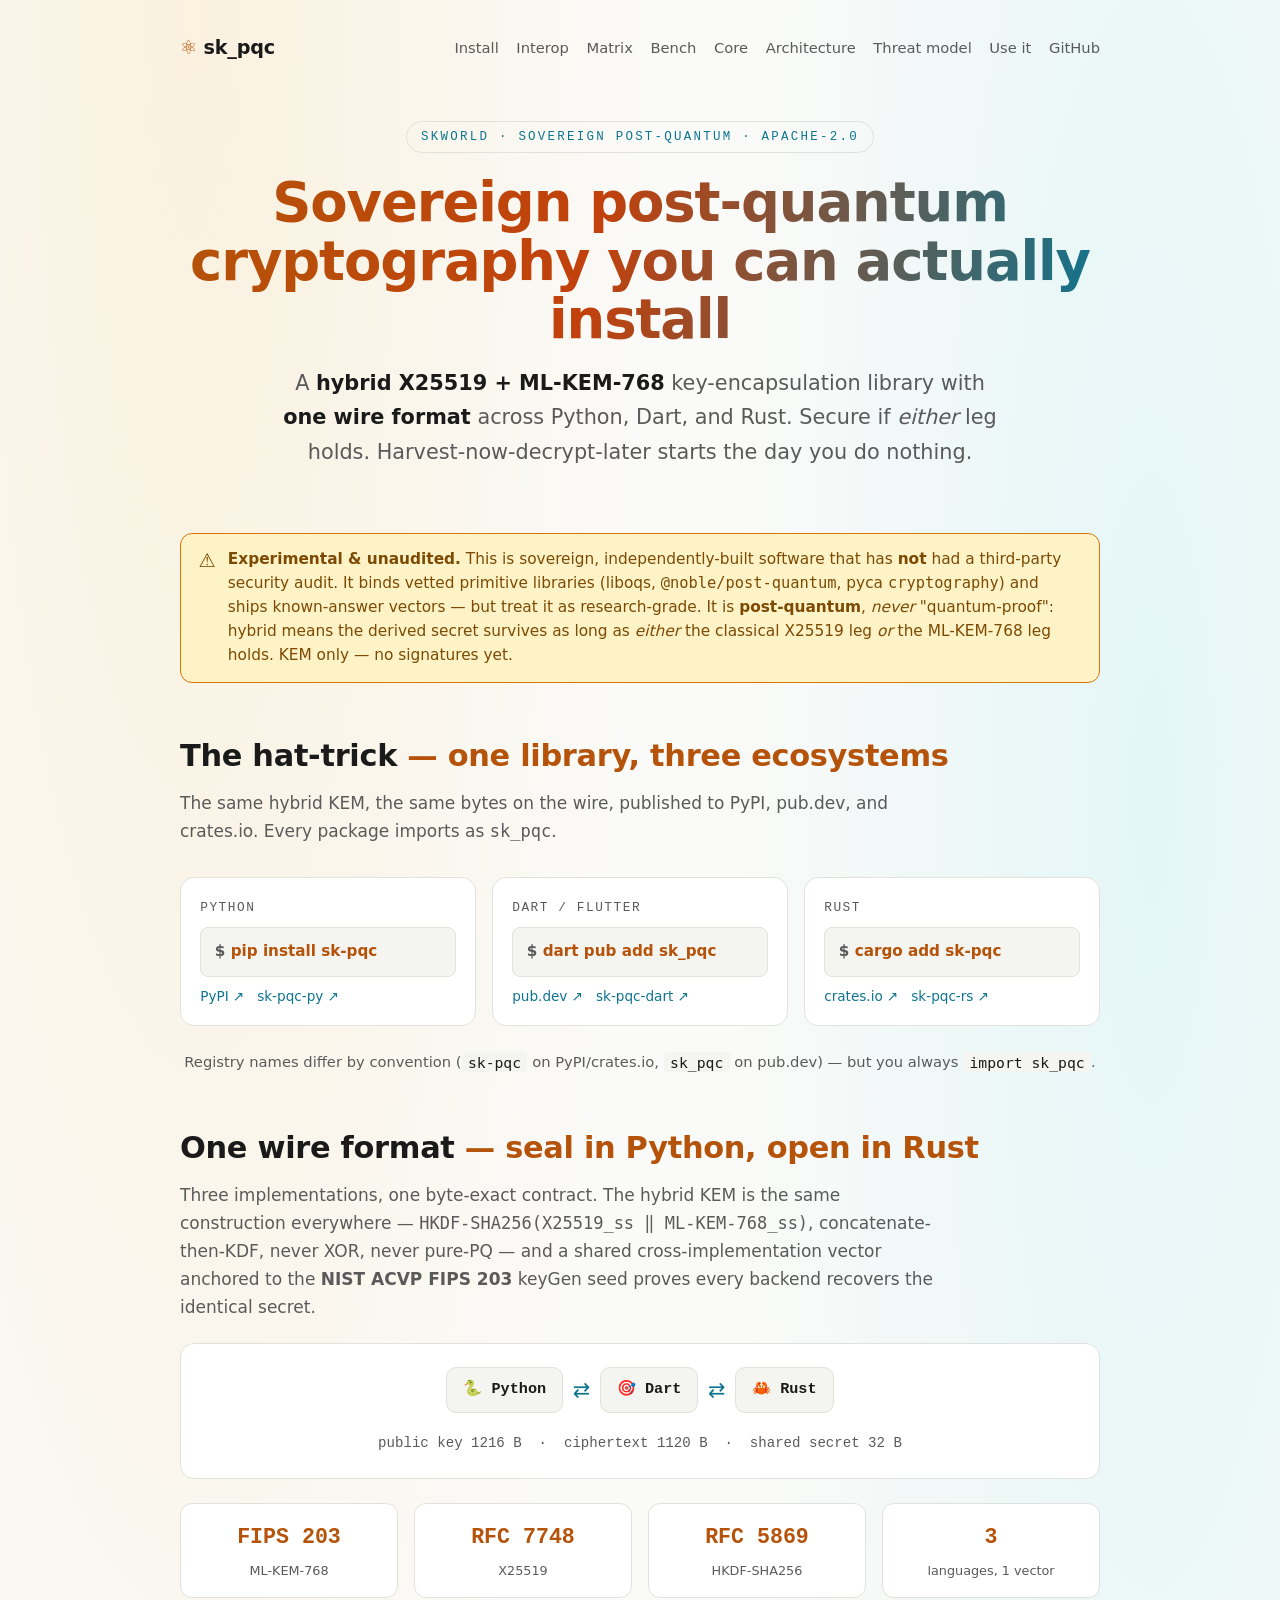
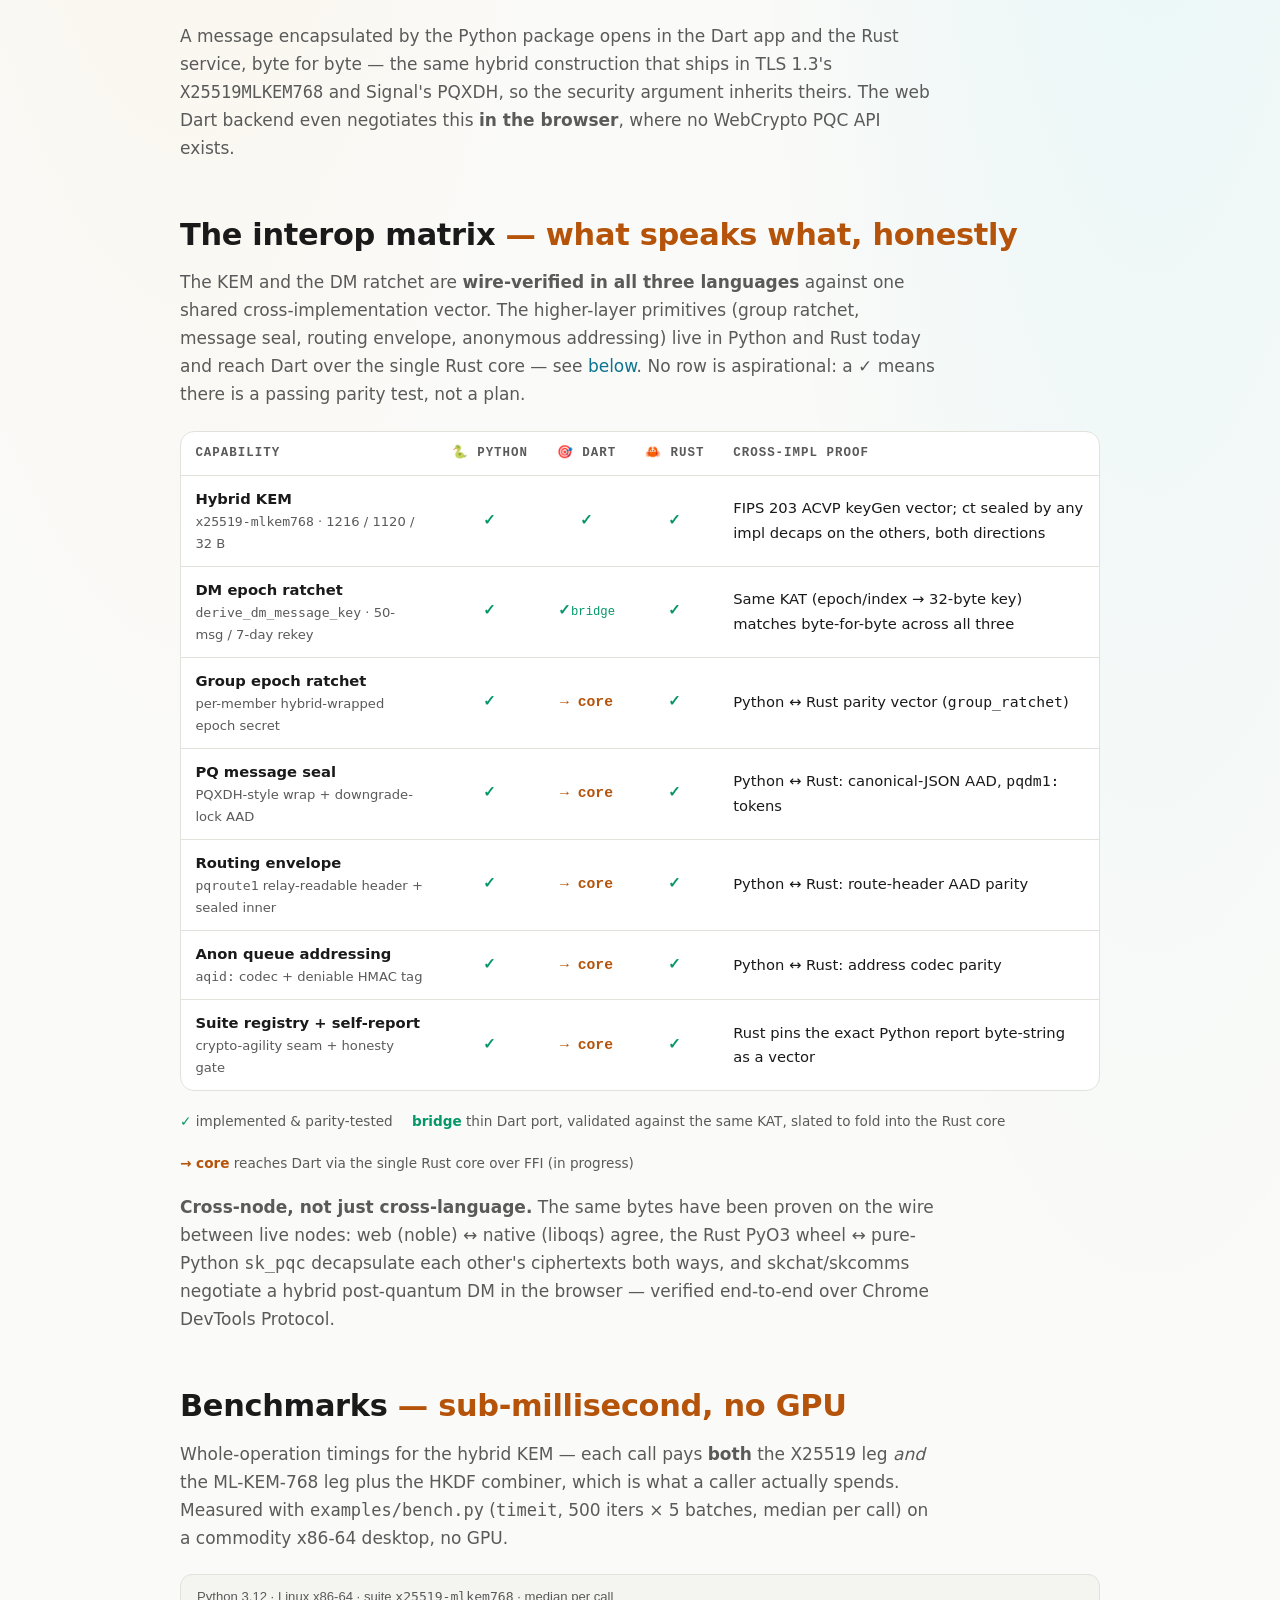
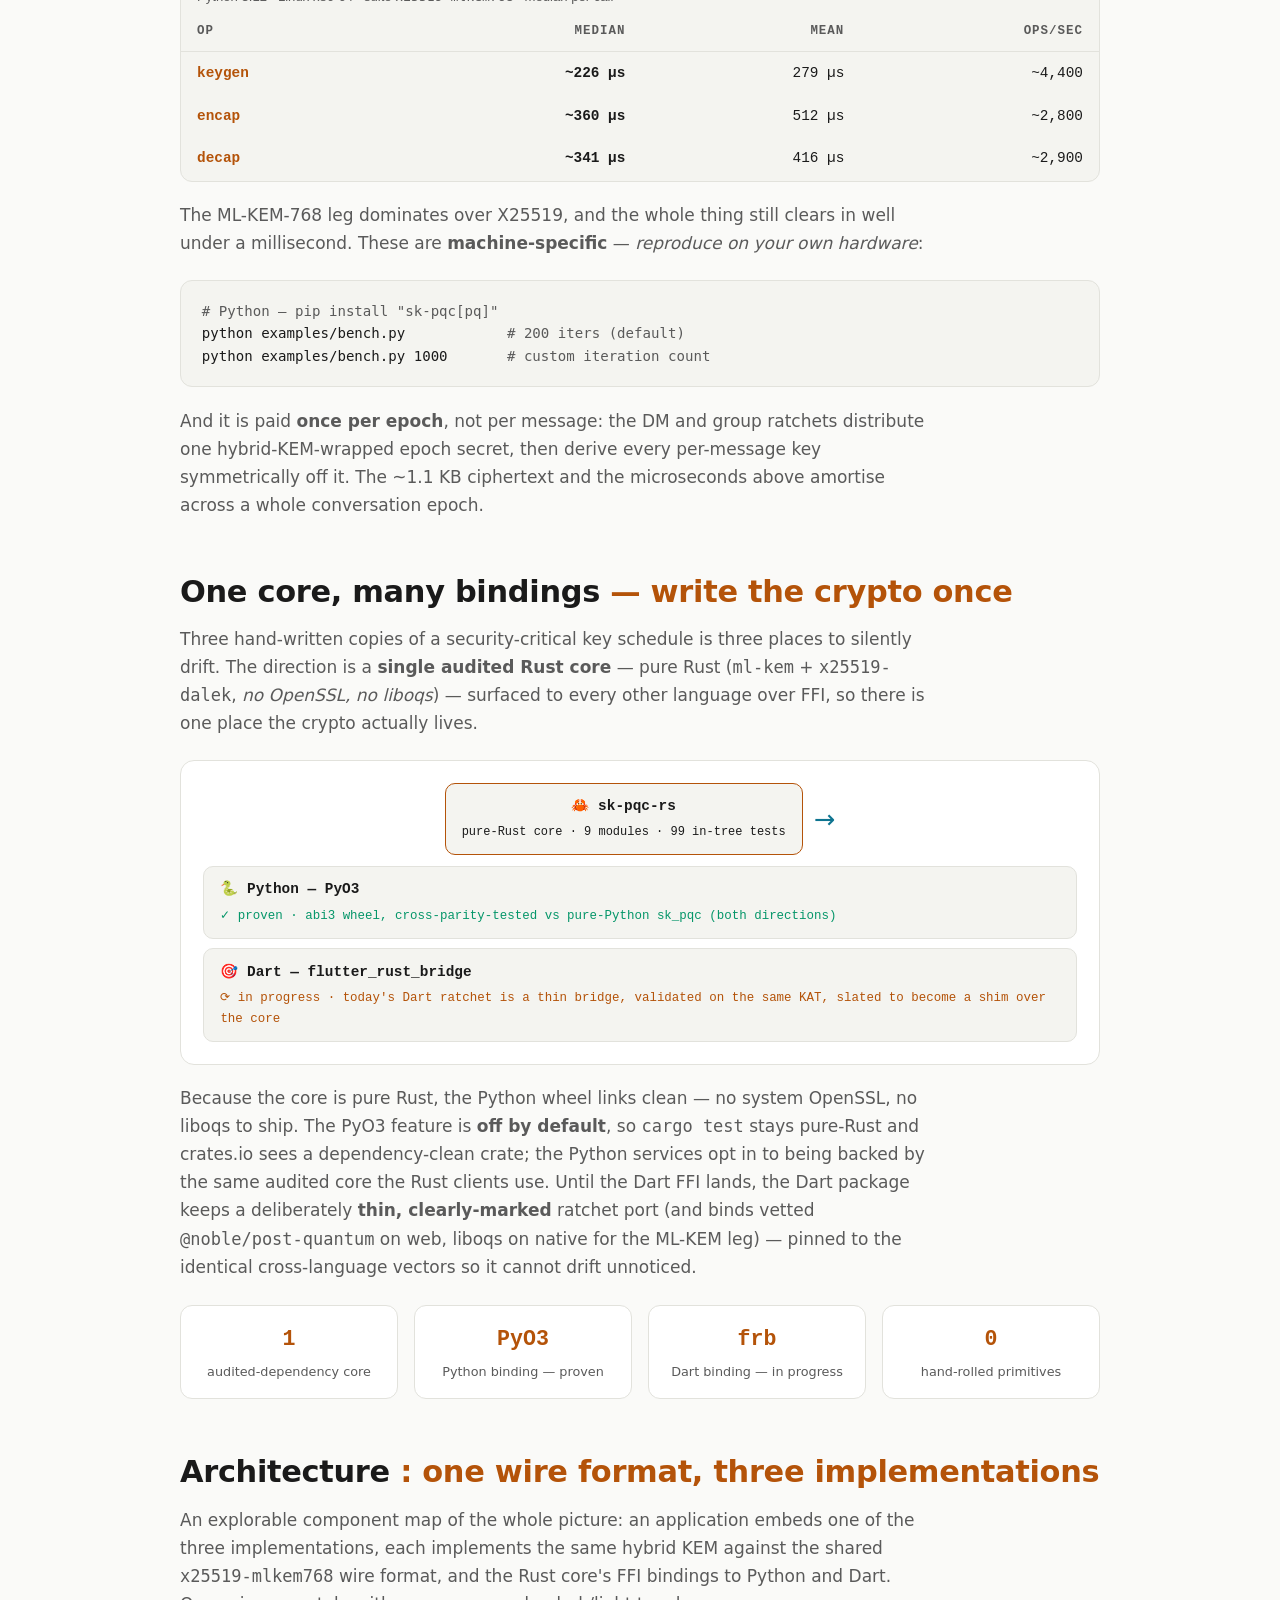
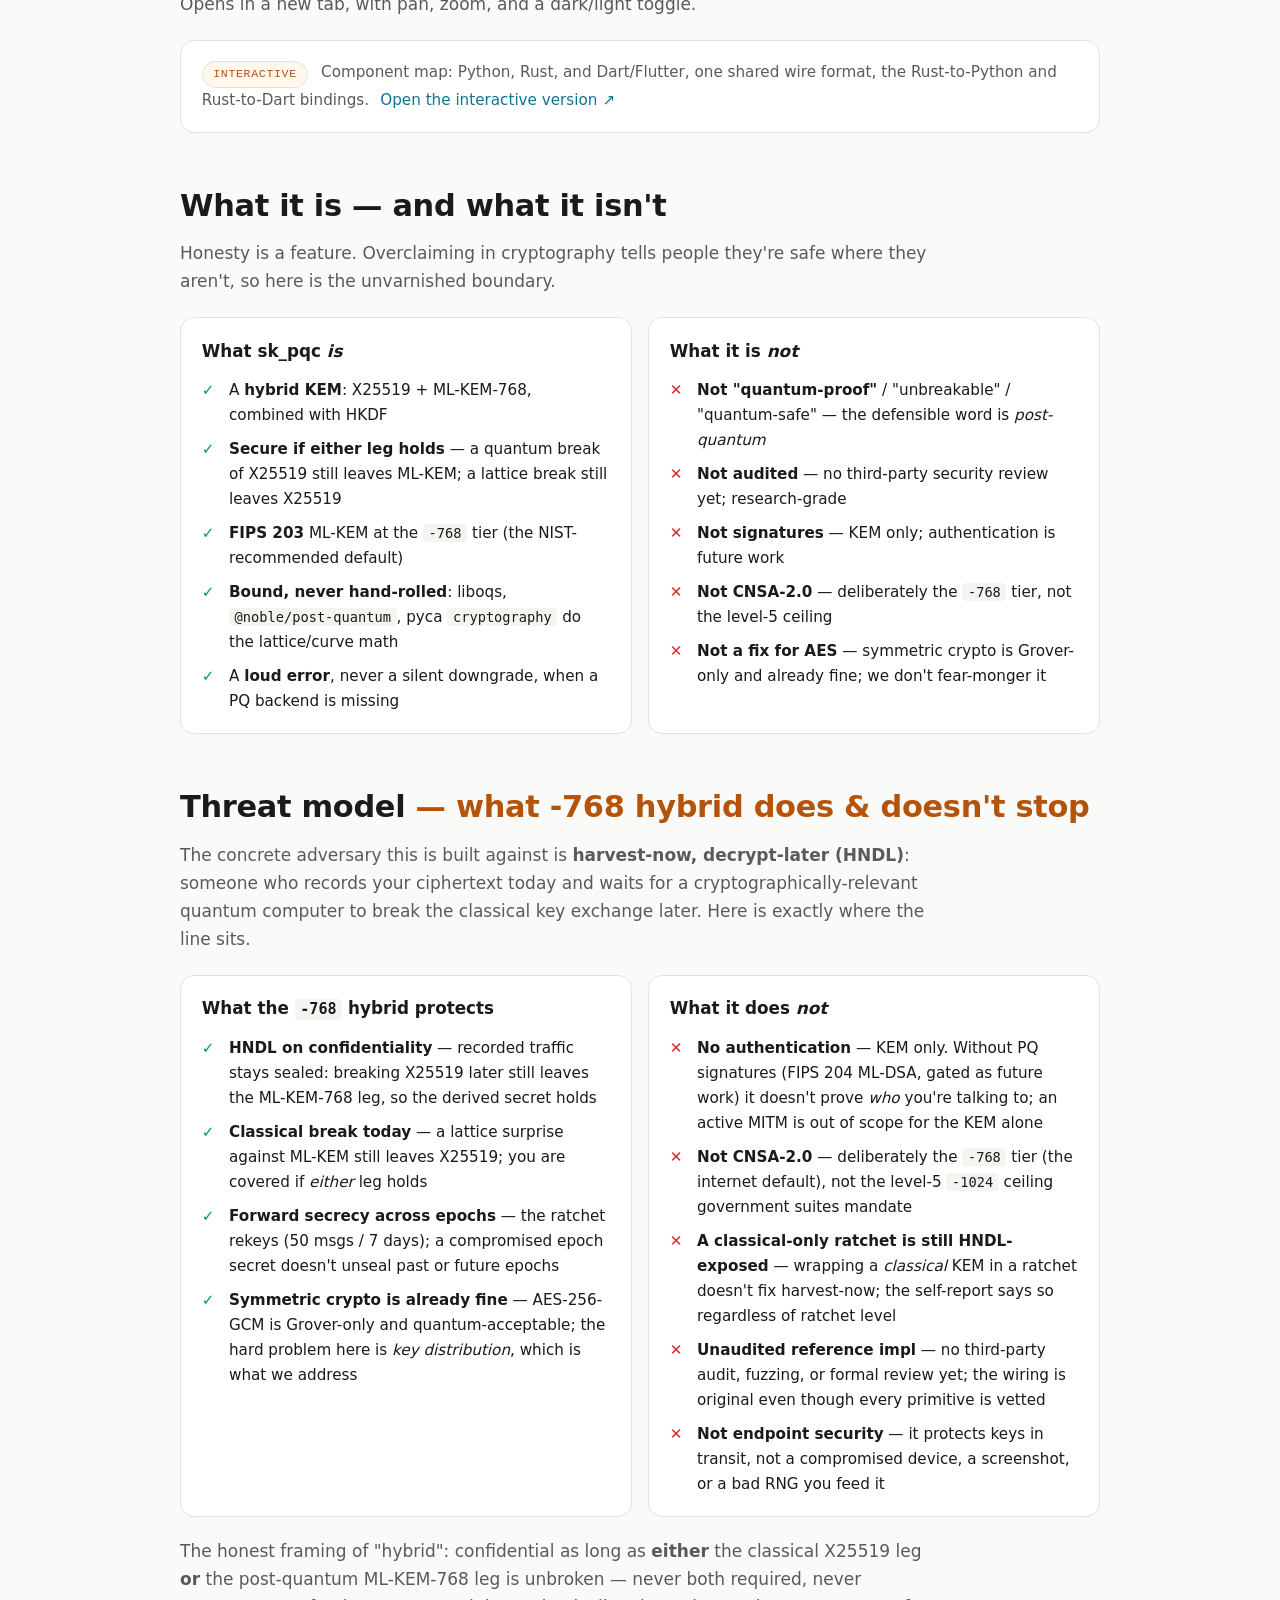
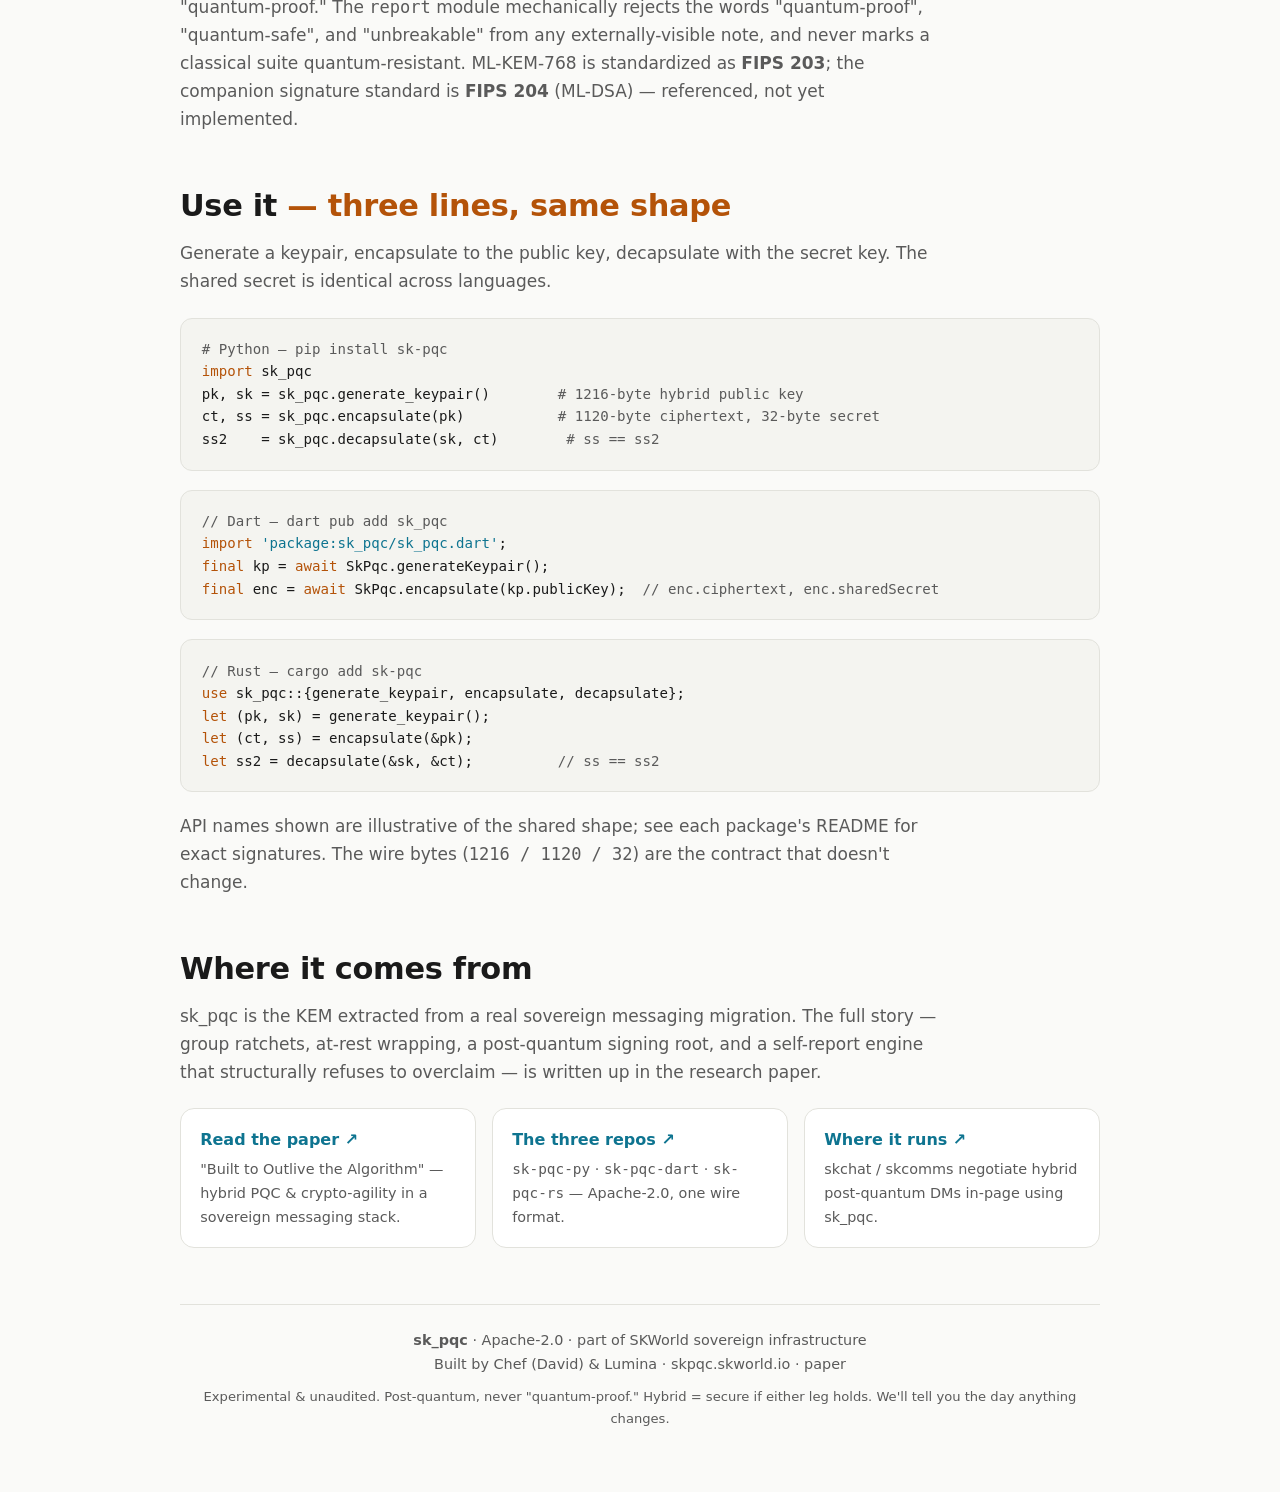
<file: index.html>
<!DOCTYPE html>
<html lang="en">
<head>
<meta charset="UTF-8">
<meta name="viewport" content="width=device-width, initial-scale=1.0">
<title>sk_pqc — Sovereign post-quantum cryptography you can actually install</title>
<meta name="description" content="sk_pqc is a hybrid X25519 + ML-KEM-768 key-encapsulation library with one wire format across Python, Dart, and Rust. pip install sk-pqc · dart pub add sk_pqc · cargo add sk-pqc. Apache-2.0, sovereign, experimental and unaudited — post-quantum, never 'quantum-proof'.">
<meta name="keywords" content="post-quantum cryptography, ML-KEM, X25519, hybrid KEM, FIPS 203, sk_pqc, sk-pqc, harvest-now decrypt-later, sovereign, Python, Dart, Rust">
<link rel="canonical" href="https://skpqc.skworld.io/">

<!-- Open Graph / Facebook -->
<meta property="og:type" content="website">
<meta property="og:url" content="https://skpqc.skworld.io/">
<meta property="og:title" content="sk_pqc — Sovereign post-quantum cryptography you can actually install">
<meta property="og:description" content="Hybrid X25519 + ML-KEM-768 KEM with one wire format across Python, Dart, and Rust. pip install sk-pqc · dart pub add sk_pqc · cargo add sk-pqc. Secure if either leg holds. Experimental, unaudited — never 'quantum-proof'.">
<meta property="og:image" content="https://skpqc.skworld.io/og-image.png">
<meta property="og:image:width" content="1200">
<meta property="og:image:height" content="630">
<meta property="og:site_name" content="sk_pqc · SKWorld">

<!-- Twitter Card -->
<meta name="twitter:card" content="summary_large_image">
<meta name="twitter:site" content="@smilinTux">
<meta name="twitter:creator" content="@chefboyrdave21">
<meta name="twitter:title" content="sk_pqc — post-quantum crypto you can actually install">
<meta name="twitter:description" content="Hybrid X25519 + ML-KEM-768. One wire format across Python · Dart · Rust. pip install sk-pqc · dart pub add sk_pqc · cargo add sk-pqc. Secure if either leg holds. Experimental & unaudited — never 'quantum-proof'.">
<meta name="twitter:image" content="https://skpqc.skworld.io/og-image.png">
<meta name="twitter:image:alt" content="sk_pqc — hybrid post-quantum cryptography across Python, Dart, and Rust">

<link rel="icon" type="image/svg+xml" href="data:image/svg+xml,<svg xmlns=%22http://www.w3.org/2000/svg%22 viewBox=%220 0 100 100%22><text y=%22.9em%22 font-size=%2290%22>%E2%9A%9B%EF%B8%8F</text></svg>">
<link rel="stylesheet" href="style.css">

<script type="application/ld+json">
{
  "@context": "https://schema.org",
  "@type": "SoftwareSourceCode",
  "name": "sk_pqc",
  "description": "Sovereign hybrid post-quantum key-encapsulation library: X25519 + ML-KEM-768 (FIPS 203), secure if either leg holds, with one wire format implemented across Python, Dart, and Rust. Experimental and unaudited.",
  "url": "https://skpqc.skworld.io/",
  "codeRepository": [
    "https://github.com/smilinTux/sk-pqc-py",
    "https://github.com/smilinTux/sk-pqc-dart",
    "https://github.com/smilinTux/sk-pqc-rs"
  ],
  "programmingLanguage": ["Python", "Dart", "Rust"],
  "license": "https://www.apache.org/licenses/LICENSE-2.0",
  "keywords": "post-quantum cryptography, ML-KEM, X25519, hybrid KEM, FIPS 203, harvest-now decrypt-later, sovereign",
  "author": [
    { "@type": "Person", "name": "Chef (David)" },
    { "@type": "Person", "name": "Lumina" }
  ],
  "publisher": { "@type": "Organization", "name": "SKWorld", "url": "https://skworld.io/" }
}
</script>
</head>
<body>
<div class="wrap">

  <div class="topbar">
    <div class="brand"><span class="glyph">⚛️</span> sk_pqc</div>
    <nav>
      <a href="#install">Install</a>
      <a href="#interop">Interop</a>
      <a href="#matrix">Matrix</a>
      <a href="#bench">Bench</a>
      <a href="#core">Core</a>
      <a href="#architecture">Architecture</a>
      <a href="#threat">Threat model</a>
      <a href="#use">Use it</a>
      <a href="https://github.com/smilinTux/sk-pqc-py">GitHub</a>
    </nav>
  </div>

  <header class="hero">
    <span class="eyebrow">SKWorld · Sovereign Post-Quantum · Apache-2.0</span>
    <h1>Sovereign post-quantum cryptography you can actually install</h1>
    <p class="sub">A <strong>hybrid X25519 + ML-KEM-768</strong> key-encapsulation library with <strong>one wire format</strong> across Python, Dart, and Rust. Secure if <em>either</em> leg holds. Harvest-now-decrypt-later starts the day you do nothing.</p>
  </header>

  <div class="banner">
    <span class="ico">⚠️</span>
    <div><strong>Experimental &amp; unaudited.</strong> This is sovereign, independently-built software that has <strong>not</strong> had a third-party security audit. It binds vetted primitive libraries (liboqs, <code>@noble/post-quantum</code>, pyca <code>cryptography</code>) and ships known-answer vectors — but treat it as research-grade. It is <strong>post-quantum</strong>, <em>never</em> "quantum-proof": hybrid means the derived secret survives as long as <em>either</em> the classical X25519 leg <em>or</em> the ML-KEM-768 leg holds. KEM only — no signatures yet.</div>
  </div>

  <!-- HAT TRICK -->
  <section id="install">
    <h2>The hat-trick <span class="tick">— one library, three ecosystems</span></h2>
    <p class="lead">The same hybrid KEM, the same bytes on the wire, published to PyPI, pub.dev, and crates.io. Every package imports as <code>sk_pqc</code>.</p>
    <div class="installs">
      <div class="icard">
        <span class="lang">Python</span>
        <div class="cmd">pip install sk-pqc</div>
        <div class="links">
          <a class="registry" href="https://pypi.org/project/sk-pqc/">PyPI ↗</a>
          <a href="https://github.com/smilinTux/sk-pqc-py">sk-pqc-py ↗</a>
        </div>
      </div>
      <div class="icard">
        <span class="lang">Dart / Flutter</span>
        <div class="cmd">dart pub add sk_pqc</div>
        <div class="links">
          <a class="registry" href="https://pub.dev/packages/sk_pqc">pub.dev ↗</a>
          <a href="https://github.com/smilinTux/sk-pqc-dart">sk-pqc-dart ↗</a>
        </div>
      </div>
      <div class="icard">
        <span class="lang">Rust</span>
        <div class="cmd">cargo add sk-pqc</div>
        <div class="links">
          <a class="registry" href="https://crates.io/crates/sk-pqc">crates.io ↗</a>
          <a href="https://github.com/smilinTux/sk-pqc-rs">sk-pqc-rs ↗</a>
        </div>
      </div>
    </div>
    <p class="import-note">Registry names differ by convention (<code>sk-pqc</code> on PyPI/crates.io, <code>sk_pqc</code> on pub.dev) — but you always <code>import sk_pqc</code>.</p>
  </section>

  <!-- INTEROP -->
  <section id="interop">
    <h2>One wire format <span class="tick">— seal in Python, open in Rust</span></h2>
    <p class="lead">Three implementations, one byte-exact contract. The hybrid KEM is the same construction everywhere — <code>HKDF-SHA256(X25519_ss ‖ ML-KEM-768_ss)</code>, concatenate-then-KDF, never XOR, never pure-PQ — and a shared cross-implementation vector anchored to the <strong>NIST ACVP FIPS 203</strong> keyGen seed proves every backend recovers the identical secret.</p>
    <div class="interop">
      <span class="node">🐍 Python</span>
      <span class="arrow">⇄</span>
      <span class="node">🎯 Dart</span>
      <span class="arrow">⇄</span>
      <span class="node">🦀 Rust</span>
      <div class="wire">public key 1216 B &nbsp;·&nbsp; ciphertext 1120 B &nbsp;·&nbsp; shared secret 32 B</div>
    </div>
    <div class="facts">
      <div class="fact"><div class="n">FIPS 203</div><div class="l">ML-KEM-768</div></div>
      <div class="fact"><div class="n">RFC 7748</div><div class="l">X25519</div></div>
      <div class="fact"><div class="n">RFC 5869</div><div class="l">HKDF-SHA256</div></div>
      <div class="fact"><div class="n">3</div><div class="l">languages, 1 vector</div></div>
    </div>
    <p class="lead" style="margin-top:1.2rem">A message encapsulated by the Python package opens in the Dart app and the Rust service, byte for byte — the same hybrid construction that ships in TLS 1.3's <code>X25519MLKEM768</code> and Signal's PQXDH, so the security argument inherits theirs. The web Dart backend even negotiates this <strong>in the browser</strong>, where no WebCrypto PQC API exists.</p>
  </section>

  <!-- INTEROP MATRIX -->
  <section id="matrix">
    <h2>The interop matrix <span class="tick">— what speaks what, honestly</span></h2>
    <p class="lead">The KEM and the DM ratchet are <strong>wire-verified in all three languages</strong> against one shared cross-implementation vector. The higher-layer primitives (group ratchet, message seal, routing envelope, anonymous addressing) live in Python and Rust today and reach Dart over the single Rust core — see <a href="#core">below</a>. No row is aspirational: a ✓ means there is a passing parity test, not a plan.</p>
    <div class="matrix-wrap">
      <table class="matrix">
        <thead>
          <tr>
            <th>Capability</th>
            <th style="text-align:center">🐍 Python</th>
            <th style="text-align:center">🎯 Dart</th>
            <th style="text-align:center">🦀 Rust</th>
            <th>Cross-impl proof</th>
          </tr>
        </thead>
        <tbody>
          <tr>
            <td class="cap">Hybrid KEM<small><code>x25519-mlkem768</code> · 1216 / 1120 / 32 B</small></td>
            <td class="mark"><span class="yes">✓</span></td>
            <td class="mark"><span class="yes">✓</span></td>
            <td class="mark"><span class="yes">✓</span></td>
            <td>FIPS 203 ACVP keyGen vector; ct sealed by any impl decaps on the others, both directions</td>
          </tr>
          <tr>
            <td class="cap">DM epoch ratchet<small><code>derive_dm_message_key</code> · 50-msg / 7-day rekey</small></td>
            <td class="mark"><span class="yes">✓</span></td>
            <td class="mark"><span class="yes">✓<small style="font-weight:400">bridge</small></span></td>
            <td class="mark"><span class="yes">✓</span></td>
            <td>Same KAT (epoch/index → 32-byte key) matches byte-for-byte across all three</td>
          </tr>
          <tr>
            <td class="cap">Group epoch ratchet<small>per-member hybrid-wrapped epoch secret</small></td>
            <td class="mark"><span class="yes">✓</span></td>
            <td class="mark"><span class="soon">→ core</span></td>
            <td class="mark"><span class="yes">✓</span></td>
            <td>Python ↔ Rust parity vector (<code>group_ratchet</code>)</td>
          </tr>
          <tr>
            <td class="cap">PQ message seal<small>PQXDH-style wrap + downgrade-lock AAD</small></td>
            <td class="mark"><span class="yes">✓</span></td>
            <td class="mark"><span class="soon">→ core</span></td>
            <td class="mark"><span class="yes">✓</span></td>
            <td>Python ↔ Rust: canonical-JSON AAD, <code>pqdm1:</code> tokens</td>
          </tr>
          <tr>
            <td class="cap">Routing envelope<small><code>pqroute1</code> relay-readable header + sealed inner</small></td>
            <td class="mark"><span class="yes">✓</span></td>
            <td class="mark"><span class="soon">→ core</span></td>
            <td class="mark"><span class="yes">✓</span></td>
            <td>Python ↔ Rust: route-header AAD parity</td>
          </tr>
          <tr>
            <td class="cap">Anon queue addressing<small><code>aqid:</code> codec + deniable HMAC tag</small></td>
            <td class="mark"><span class="yes">✓</span></td>
            <td class="mark"><span class="soon">→ core</span></td>
            <td class="mark"><span class="yes">✓</span></td>
            <td>Python ↔ Rust: address codec parity</td>
          </tr>
          <tr>
            <td class="cap">Suite registry + self-report<small>crypto-agility seam + honesty gate</small></td>
            <td class="mark"><span class="yes">✓</span></td>
            <td class="mark"><span class="soon">→ core</span></td>
            <td class="mark"><span class="yes">✓</span></td>
            <td>Rust pins the exact Python report byte-string as a vector</td>
          </tr>
        </tbody>
      </table>
    </div>
    <div class="legend">
      <span><b class="yes">✓</b> implemented &amp; parity-tested</span>
      <span><b class="yes">bridge</b> thin Dart port, validated against the same KAT, slated to fold into the Rust core</span>
      <span><b class="soon">→ core</b> reaches Dart via the single Rust core over FFI (in progress)</span>
    </div>
    <p class="lead" style="margin-top:1.2rem"><strong>Cross-node, not just cross-language.</strong> The same bytes have been proven on the wire between live nodes: web (noble) ↔ native (liboqs) agree, the Rust PyO3 wheel ↔ pure-Python <code>sk_pqc</code> decapsulate each other's ciphertexts both ways, and skchat/skcomms negotiate a hybrid post-quantum DM in the browser — verified end-to-end over Chrome DevTools Protocol.</p>
  </section>

  <!-- BENCHMARKS -->
  <section id="bench">
    <h2>Benchmarks <span class="tick">— sub-millisecond, no GPU</span></h2>
    <p class="lead">Whole-operation timings for the hybrid KEM — each call pays <strong>both</strong> the X25519 leg <em>and</em> the ML-KEM-768 leg plus the HKDF combiner, which is what a caller actually spends. Measured with <code>examples/bench.py</code> (<code>timeit</code>, 500 iters × 5 batches, median per call) on a commodity x86-64 desktop, no GPU.</p>
    <div class="bench">
      <table>
        <caption>Python 3.12 · Linux x86-64 · suite <code>x25519-mlkem768</code> · median per call</caption>
        <thead>
          <tr><th>op</th><th>median</th><th>mean</th><th>ops/sec</th></tr>
        </thead>
        <tbody>
          <tr><td class="op">keygen</td><td class="big">~226 µs</td><td>279 µs</td><td>~4,400</td></tr>
          <tr><td class="op">encap</td><td class="big">~360 µs</td><td>512 µs</td><td>~2,800</td></tr>
          <tr><td class="op">decap</td><td class="big">~341 µs</td><td>416 µs</td><td>~2,900</td></tr>
        </tbody>
      </table>
    </div>
    <p class="lead">The ML-KEM-768 leg dominates over X25519, and the whole thing still clears in well under a millisecond. These are <strong>machine-specific</strong> — <em>reproduce on your own hardware</em>:</p>
    <pre class="code"><span class="c"># Python — pip install "sk-pqc[pq]"</span>
python examples/bench.py            <span class="c"># 200 iters (default)</span>
python examples/bench.py 1000       <span class="c"># custom iteration count</span></pre>
    <p class="lead" style="margin-top:1rem">And it is paid <strong>once per epoch</strong>, not per message: the DM and group ratchets distribute one hybrid-KEM-wrapped epoch secret, then derive every per-message key symmetrically off it. The ~1.1 KB ciphertext and the microseconds above amortise across a whole conversation epoch.</p>
  </section>

  <!-- SINGLE CORE / FFI -->
  <section id="core">
    <h2>One core, many bindings <span class="tick">— write the crypto once</span></h2>
    <p class="lead">Three hand-written copies of a security-critical key schedule is three places to silently drift. The direction is a <strong>single audited Rust core</strong> — pure Rust (<code>ml-kem</code> + <code>x25519-dalek</code>, <em>no OpenSSL, no liboqs</em>) — surfaced to every other language over FFI, so there is one place the crypto actually lives.</p>
    <div class="pipeline">
      <div class="core">🦀 sk-pqc-rs<br><small style="font-weight:400">pure-Rust core · 9 modules · 99 in-tree tests</small></div>
      <div class="pipe-arrow">→</div>
      <div class="fan">
        <div class="binding"><b>🐍 Python — PyO3</b><span class="st ok">✓ proven · abi3 wheel, cross-parity-tested vs pure-Python sk_pqc (both directions)</span></div>
        <div class="binding"><b>🎯 Dart — flutter_rust_bridge</b><span class="st wip">⟳ in progress · today's Dart ratchet is a thin bridge, validated on the same KAT, slated to become a shim over the core</span></div>
      </div>
    </div>
    <p class="lead" style="margin-top:1.2rem">Because the core is pure Rust, the Python wheel links clean — no system OpenSSL, no liboqs to ship. The PyO3 feature is <strong>off by default</strong>, so <code>cargo test</code> stays pure-Rust and crates.io sees a dependency-clean crate; the Python services opt in to being backed by the same audited core the Rust clients use. Until the Dart FFI lands, the Dart package keeps a deliberately <strong>thin, clearly-marked</strong> ratchet port (and binds vetted <code>@noble/post-quantum</code> on web, liboqs on native for the ML-KEM leg) — pinned to the identical cross-language vectors so it cannot drift unnoticed.</p>
    <div class="facts">
      <div class="fact"><div class="n">1</div><div class="l">audited-dependency core</div></div>
      <div class="fact"><div class="n">PyO3</div><div class="l">Python binding — proven</div></div>
      <div class="fact"><div class="n">frb</div><div class="l">Dart binding — in progress</div></div>
      <div class="fact"><div class="n">0</div><div class="l">hand-rolled primitives</div></div>
    </div>
  </section>

  <!-- ARCHITECTURE -->
  <section id="architecture">
    <h2>Architecture <span class="tick">: one wire format, three implementations</span></h2>
    <p class="lead">An explorable component map of the whole picture: an application embeds one of the three implementations, each implements the same hybrid KEM against the shared <code>x25519-mlkem768</code> wire format, and the Rust core's FFI bindings to Python and Dart. Opens in a new tab, with pan, zoom, and a dark/light toggle.</p>
    <figure class="diagram-card">
      <figcaption>
        <span class="diagram-pill">Interactive</span>
        Component map: Python, Rust, and Dart/Flutter, one shared wire format, the Rust-to-Python and Rust-to-Dart bindings.
        <a href="diagrams/skpqc.architecture.html" target="_blank" rel="noopener">Open the interactive version ↗</a>
      </figcaption>
    </figure>
  </section>

  <!-- HONEST -->
  <section id="honest">
    <h2>What it is — and what it isn't</h2>
    <p class="lead">Honesty is a feature. Overclaiming in cryptography tells people they're safe where they aren't, so here is the unvarnished boundary.</p>
    <div class="claims">
      <div class="claim is">
        <h3>What sk_pqc <em>is</em></h3>
        <ul>
          <li>A <strong>hybrid KEM</strong>: X25519 + ML-KEM-768, combined with HKDF</li>
          <li><strong>Secure if either leg holds</strong> — a quantum break of X25519 still leaves ML-KEM; a lattice break still leaves X25519</li>
          <li><strong>FIPS 203</strong> ML-KEM at the <code>-768</code> tier (the NIST-recommended default)</li>
          <li><strong>Bound, never hand-rolled</strong>: liboqs, <code>@noble/post-quantum</code>, pyca <code>cryptography</code> do the lattice/curve math</li>
          <li>A <strong>loud error</strong>, never a silent downgrade, when a PQ backend is missing</li>
        </ul>
      </div>
      <div class="claim isnt">
        <h3>What it is <em>not</em></h3>
        <ul>
          <li><strong>Not "quantum-proof"</strong> / "unbreakable" / "quantum-safe" — the defensible word is <em>post-quantum</em></li>
          <li><strong>Not audited</strong> — no third-party security review yet; research-grade</li>
          <li><strong>Not signatures</strong> — KEM only; authentication is future work</li>
          <li><strong>Not CNSA-2.0</strong> — deliberately the <code>-768</code> tier, not the level-5 ceiling</li>
          <li><strong>Not a fix for AES</strong> — symmetric crypto is Grover-only and already fine; we don't fear-monger it</li>
        </ul>
      </div>
    </div>
  </section>

  <!-- THREAT MODEL -->
  <section id="threat">
    <h2>Threat model <span class="tick">— what -768 hybrid does &amp; doesn't stop</span></h2>
    <p class="lead">The concrete adversary this is built against is <strong>harvest-now, decrypt-later (HNDL)</strong>: someone who records your ciphertext today and waits for a cryptographically-relevant quantum computer to break the classical key exchange later. Here is exactly where the line sits.</p>
    <div class="claims">
      <div class="claim is">
        <h3>What the <code>-768</code> hybrid protects</h3>
        <ul>
          <li><strong>HNDL on confidentiality</strong> — recorded traffic stays sealed: breaking X25519 later still leaves the ML-KEM-768 leg, so the derived secret holds</li>
          <li><strong>Classical break today</strong> — a lattice surprise against ML-KEM still leaves X25519; you are covered if <em>either</em> leg holds</li>
          <li><strong>Forward secrecy across epochs</strong> — the ratchet rekeys (50 msgs / 7 days); a compromised epoch secret doesn't unseal past or future epochs</li>
          <li><strong>Symmetric crypto is already fine</strong> — AES-256-GCM is Grover-only and quantum-acceptable; the hard problem here is <em>key distribution</em>, which is what we address</li>
        </ul>
      </div>
      <div class="claim isnt">
        <h3>What it does <em>not</em></h3>
        <ul>
          <li><strong>No authentication</strong> — KEM only. Without PQ signatures (FIPS 204 ML-DSA, gated as future work) it doesn't prove <em>who</em> you're talking to; an active MITM is out of scope for the KEM alone</li>
          <li><strong>Not CNSA-2.0</strong> — deliberately the <code>-768</code> tier (the internet default), not the level-5 <code>-1024</code> ceiling government suites mandate</li>
          <li><strong>A classical-only ratchet is still HNDL-exposed</strong> — wrapping a <em>classical</em> KEM in a ratchet doesn't fix harvest-now; the self-report says so regardless of ratchet level</li>
          <li><strong>Unaudited reference impl</strong> — no third-party audit, fuzzing, or formal review yet; the wiring is original even though every primitive is vetted</li>
          <li><strong>Not endpoint security</strong> — it protects keys in transit, not a compromised device, a screenshot, or a bad RNG you feed it</li>
        </ul>
      </div>
    </div>
    <p class="lead" style="margin-top:1.2rem">The honest framing of "hybrid": confidential as long as <strong>either</strong> the classical X25519 leg <strong>or</strong> the post-quantum ML-KEM-768 leg is unbroken — never both required, never "quantum-proof." The <code>report</code> module mechanically rejects the words "quantum-proof", "quantum-safe", and "unbreakable" from any externally-visible note, and never marks a classical suite quantum-resistant. ML-KEM-768 is standardized as <strong>FIPS 203</strong>; the companion signature standard is <strong>FIPS 204</strong> (ML-DSA) — referenced, not yet implemented.</p>
  </section>

  <!-- USE IT -->
  <section id="use">
    <h2>Use it <span class="tick">— three lines, same shape</span></h2>
    <p class="lead">Generate a keypair, encapsulate to the public key, decapsulate with the secret key. The shared secret is identical across languages.</p>
    <pre class="code"><span class="c"># Python — pip install sk-pqc</span>
<span class="k">import</span> sk_pqc
pk, sk = sk_pqc.generate_keypair()        <span class="c"># 1216-byte hybrid public key</span>
ct, ss = sk_pqc.encapsulate(pk)           <span class="c"># 1120-byte ciphertext, 32-byte secret</span>
ss2    = sk_pqc.decapsulate(sk, ct)        <span class="c"># ss == ss2</span></pre>
    <pre class="code"><span class="c">// Dart — dart pub add sk_pqc</span>
<span class="k">import</span> <span class="s">'package:sk_pqc/sk_pqc.dart'</span>;
<span class="k">final</span> kp = <span class="k">await</span> SkPqc.generateKeypair();
<span class="k">final</span> enc = <span class="k">await</span> SkPqc.encapsulate(kp.publicKey);  <span class="c">// enc.ciphertext, enc.sharedSecret</span></pre>
    <pre class="code"><span class="c">// Rust — cargo add sk-pqc</span>
<span class="k">use</span> sk_pqc::{generate_keypair, encapsulate, decapsulate};
<span class="k">let</span> (pk, sk) = generate_keypair();
<span class="k">let</span> (ct, ss) = encapsulate(&pk);
<span class="k">let</span> ss2 = decapsulate(&sk, &ct);          <span class="c">// ss == ss2</span></pre>
    <p class="lead" style="margin-top:1rem">API names shown are illustrative of the shared shape; see each package's README for exact signatures. The wire bytes (<code>1216 / 1120 / 32</code>) are the contract that doesn't change.</p>
  </section>

  <!-- ECOSYSTEM -->
  <section id="more">
    <h2>Where it comes from</h2>
    <p class="lead">sk_pqc is the KEM extracted from a real sovereign messaging migration. The full story — group ratchets, at-rest wrapping, a post-quantum signing root, and a self-report engine that structurally refuses to overclaim — is written up in the research paper.</p>
    <div class="cards">
      <a class="lcard" href="https://skresearch.skworld.io/papers/sovereign-post-quantum-messaging/">
        <h3>Read the paper ↗</h3>
        <p>"Built to Outlive the Algorithm" — hybrid PQC &amp; crypto-agility in a sovereign messaging stack.</p>
      </a>
      <a class="lcard" href="https://github.com/smilinTux/sk-pqc-py">
        <h3>The three repos ↗</h3>
        <p><code>sk-pqc-py</code> · <code>sk-pqc-dart</code> · <code>sk-pqc-rs</code> — Apache-2.0, one wire format.</p>
      </a>
      <a class="lcard" href="https://skchat.skworld.io/">
        <h3>Where it runs ↗</h3>
        <p>skchat / skcomms negotiate hybrid post-quantum DMs in-page using sk_pqc.</p>
      </a>
    </div>
  </section>

  <footer>
    <p><strong>sk_pqc</strong> · Apache-2.0 · part of <a href="https://skworld.io/">SKWorld</a> sovereign infrastructure</p>
    <p>Built by Chef (David) &amp; Lumina · <a href="https://skpqc.skworld.io/">skpqc.skworld.io</a> · <a href="https://skresearch.skworld.io/papers/sovereign-post-quantum-messaging/">paper</a></p>
    <p class="small">Experimental &amp; unaudited. Post-quantum, never "quantum-proof." Hybrid = secure if either leg holds. We'll tell you the day anything changes.</p>
  </footer>

</div>
</body>
</html>
</file>
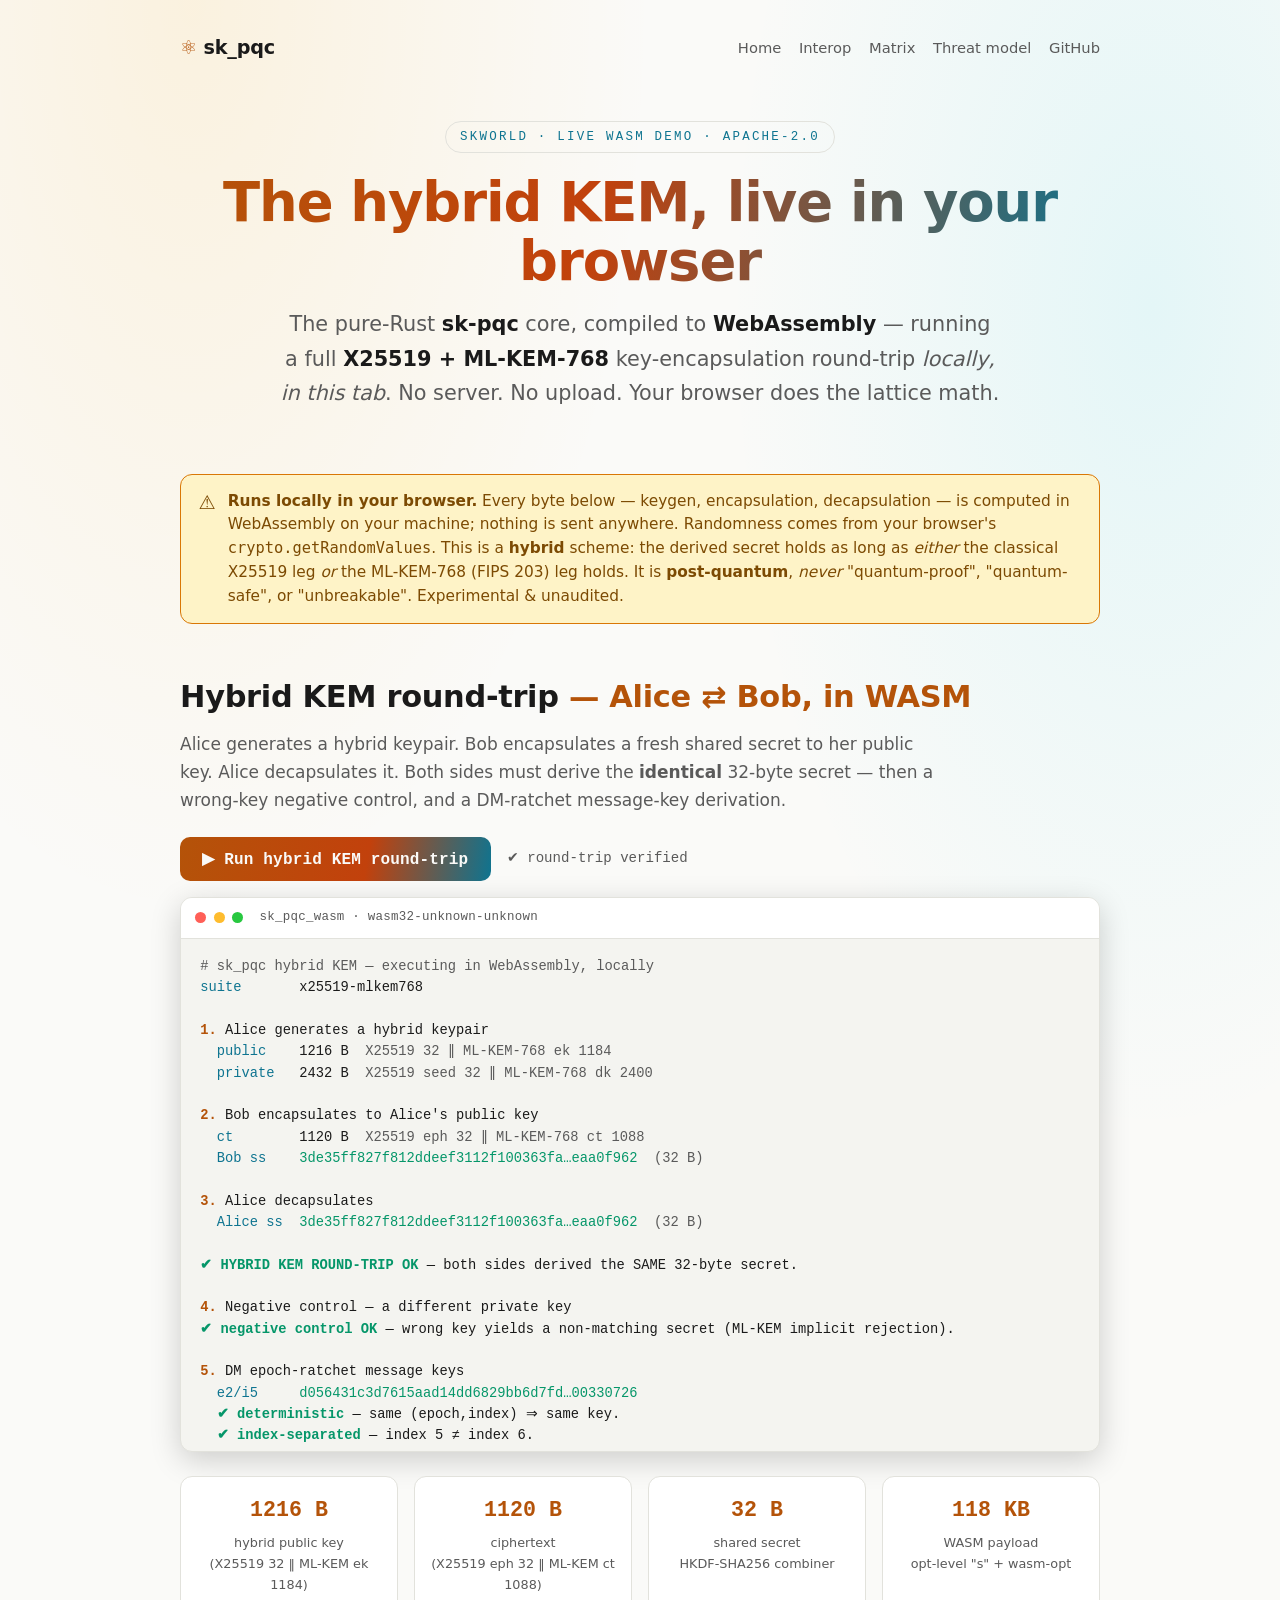
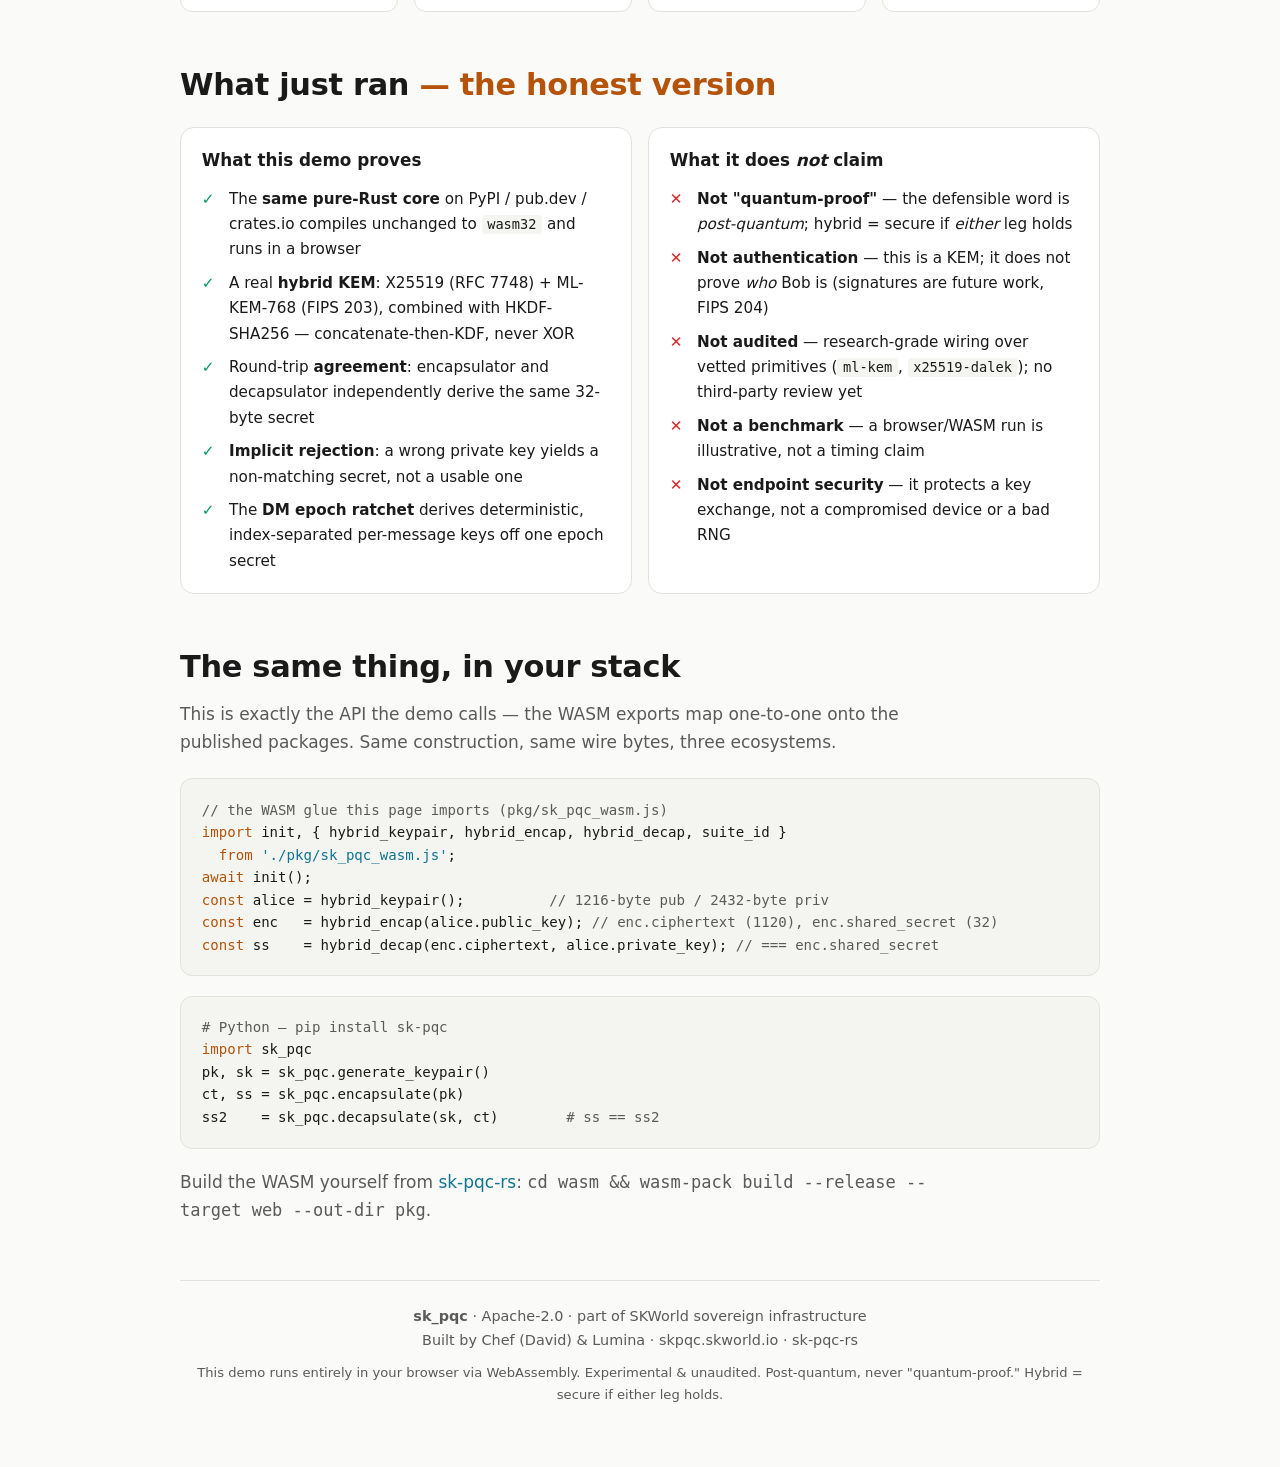
<file: demo/index.html>
<!DOCTYPE html>
<html lang="en">
<head>
<meta charset="UTF-8">
<meta name="viewport" content="width=device-width, initial-scale=1.0">
<title>sk_pqc — live hybrid KEM in your browser (WASM demo)</title>
<meta name="description" content="A live, in-browser demo of the sk_pqc hybrid X25519 + ML-KEM-768 key-encapsulation. The pure-Rust core compiled to WebAssembly runs a full KEM round-trip locally in your browser — keygen, encapsulate, decapsulate, plus a DM-ratchet key. Post-quantum, never 'quantum-proof'; hybrid means secure if either leg holds.">
<meta name="keywords" content="post-quantum cryptography demo, ML-KEM, X25519, hybrid KEM, FIPS 203, WebAssembly, WASM crypto, sk_pqc, in-browser KEM">
<link rel="canonical" href="https://skpqc.skworld.io/demo/">

<!-- Open Graph -->
<meta property="og:type" content="website">
<meta property="og:url" content="https://skpqc.skworld.io/demo/">
<meta property="og:title" content="sk_pqc — live hybrid KEM in your browser (WASM demo)">
<meta property="og:description" content="The pure-Rust sk_pqc hybrid X25519 + ML-KEM-768 core compiled to WebAssembly. Runs a full KEM round-trip locally in your browser. Post-quantum, never 'quantum-proof'.">
<meta property="og:image" content="https://skpqc.skworld.io/og-image.png">
<meta property="og:image:width" content="1200">
<meta property="og:image:height" content="630">
<meta property="og:site_name" content="sk_pqc · SKWorld">

<!-- Twitter -->
<meta name="twitter:card" content="summary_large_image">
<meta name="twitter:site" content="@smilinTux">
<meta name="twitter:title" content="sk_pqc — live hybrid KEM in your browser">
<meta name="twitter:description" content="Hybrid X25519 + ML-KEM-768 compiled to WASM, running a full KEM round-trip locally in your browser. Post-quantum, never 'quantum-proof'.">
<meta name="twitter:image" content="https://skpqc.skworld.io/og-image.png">

<link rel="icon" type="image/svg+xml" href="data:image/svg+xml,<svg xmlns=%22http://www.w3.org/2000/svg%22 viewBox=%220 0 100 100%22><text y=%22.9em%22 font-size=%2290%22>%E2%9A%9B%EF%B8%8F</text></svg>">
<link rel="stylesheet" href="../style.css">
<link rel="stylesheet" href="demo.css">
</head>
<body>
<div class="wrap">

  <div class="topbar">
    <div class="brand"><a href="../" style="color:inherit"><span class="glyph">⚛️</span> sk_pqc</a></div>
    <nav>
      <a href="../">Home</a>
      <a href="../#interop">Interop</a>
      <a href="../#matrix">Matrix</a>
      <a href="../#threat">Threat model</a>
      <a href="https://github.com/smilinTux/sk-pqc-rs">GitHub</a>
    </nav>
  </div>

  <header class="hero">
    <span class="eyebrow">SKWorld · Live WASM Demo · Apache-2.0</span>
    <h1>The hybrid KEM, live in your browser</h1>
    <p class="sub">The pure-Rust <strong>sk-pqc</strong> core, compiled to <strong>WebAssembly</strong> — running a full <strong>X25519 + ML-KEM-768</strong> key-encapsulation round-trip <em>locally, in this tab</em>. No server. No upload. Your browser does the lattice math.</p>
  </header>

  <div class="banner">
    <span class="ico">⚠️</span>
    <div><strong>Runs locally in your browser.</strong> Every byte below — keygen, encapsulation, decapsulation — is computed in WebAssembly on your machine; nothing is sent anywhere. Randomness comes from your browser's <code>crypto.getRandomValues</code>. This is a <strong>hybrid</strong> scheme: the derived secret holds as long as <em>either</em> the classical X25519 leg <em>or</em> the ML-KEM-768 (FIPS&nbsp;203) leg holds. It is <strong>post-quantum</strong>, <em>never</em> "quantum-proof", "quantum-safe", or "unbreakable". Experimental &amp; unaudited.</div>
  </div>

  <!-- DEMO CONTROL -->
  <section id="demo">
    <h2>Hybrid KEM round-trip <span class="tick">— Alice ⇄ Bob, in WASM</span></h2>
    <p class="lead">Alice generates a hybrid keypair. Bob encapsulates a fresh shared secret to her public key. Alice decapsulates it. Both sides must derive the <strong>identical</strong> 32-byte secret — then a wrong-key negative control, and a DM-ratchet message-key derivation.</p>

    <div class="demo-controls">
      <button id="run" class="run-btn">▶ Run hybrid KEM round-trip</button>
      <span id="status" class="run-status">loading WebAssembly…</span>
    </div>

    <div class="terminal">
      <div class="term-head">
        <span class="dot r"></span><span class="dot y"></span><span class="dot g"></span>
        <span class="term-title">sk_pqc_wasm · wasm32-unknown-unknown</span>
      </div>
      <pre id="out" class="term-body">initialising…</pre>
    </div>

    <div class="facts">
      <div class="fact"><div class="n">1216 B</div><div class="l">hybrid public key<br>(X25519 32 ‖ ML-KEM ek 1184)</div></div>
      <div class="fact"><div class="n">1120 B</div><div class="l">ciphertext<br>(X25519 eph 32 ‖ ML-KEM ct 1088)</div></div>
      <div class="fact"><div class="n">32 B</div><div class="l">shared secret<br>HKDF-SHA256 combiner</div></div>
      <div class="fact"><div class="n" id="wasm-kb">…</div><div class="l">WASM payload<br>opt-level "s" + wasm-opt</div></div>
    </div>
  </section>

  <!-- WHAT HAPPENED -->
  <section id="how">
    <h2>What just ran <span class="tick">— the honest version</span></h2>
    <div class="claims">
      <div class="claim is">
        <h3>What this demo proves</h3>
        <ul>
          <li>The <strong>same pure-Rust core</strong> on PyPI / pub.dev / crates.io compiles unchanged to <code>wasm32</code> and runs in a browser</li>
          <li>A real <strong>hybrid KEM</strong>: X25519 (RFC 7748) + ML-KEM-768 (FIPS 203), combined with HKDF-SHA256 — concatenate-then-KDF, never XOR</li>
          <li>Round-trip <strong>agreement</strong>: encapsulator and decapsulator independently derive the same 32-byte secret</li>
          <li><strong>Implicit rejection</strong>: a wrong private key yields a non-matching secret, not a usable one</li>
          <li>The <strong>DM epoch ratchet</strong> derives deterministic, index-separated per-message keys off one epoch secret</li>
        </ul>
      </div>
      <div class="claim isnt">
        <h3>What it does <em>not</em> claim</h3>
        <ul>
          <li><strong>Not "quantum-proof"</strong> — the defensible word is <em>post-quantum</em>; hybrid = secure if <em>either</em> leg holds</li>
          <li><strong>Not authentication</strong> — this is a KEM; it does not prove <em>who</em> Bob is (signatures are future work, FIPS 204)</li>
          <li><strong>Not audited</strong> — research-grade wiring over vetted primitives (<code>ml-kem</code>, <code>x25519-dalek</code>); no third-party review yet</li>
          <li><strong>Not a benchmark</strong> — a browser/WASM run is illustrative, not a timing claim</li>
          <li><strong>Not endpoint security</strong> — it protects a key exchange, not a compromised device or a bad RNG</li>
        </ul>
      </div>
    </div>
  </section>

  <!-- TRY IT IN CODE -->
  <section id="code">
    <h2>The same thing, in your stack</h2>
    <p class="lead">This is exactly the API the demo calls — the WASM exports map one-to-one onto the published packages. Same construction, same wire bytes, three ecosystems.</p>
    <pre class="code"><span class="c">// the WASM glue this page imports (pkg/sk_pqc_wasm.js)</span>
<span class="k">import</span> init, { hybrid_keypair, hybrid_encap, hybrid_decap, suite_id }
  <span class="k">from</span> <span class="s">'./pkg/sk_pqc_wasm.js'</span>;
<span class="k">await</span> init();
<span class="k">const</span> alice = hybrid_keypair();          <span class="c">// 1216-byte pub / 2432-byte priv</span>
<span class="k">const</span> enc   = hybrid_encap(alice.public_key); <span class="c">// enc.ciphertext (1120), enc.shared_secret (32)</span>
<span class="k">const</span> ss    = hybrid_decap(enc.ciphertext, alice.private_key); <span class="c">// === enc.shared_secret</span></pre>
    <pre class="code"><span class="c"># Python — pip install sk-pqc</span>
<span class="k">import</span> sk_pqc
pk, sk = sk_pqc.generate_keypair()
ct, ss = sk_pqc.encapsulate(pk)
ss2    = sk_pqc.decapsulate(sk, ct)        <span class="c"># ss == ss2</span></pre>
    <p class="lead" style="margin-top:1rem">Build the WASM yourself from <a href="https://github.com/smilinTux/sk-pqc-rs">sk-pqc-rs</a>: <code>cd wasm &amp;&amp; wasm-pack build --release --target web --out-dir pkg</code>.</p>
  </section>

  <footer>
    <p><strong>sk_pqc</strong> · Apache-2.0 · part of <a href="https://skworld.io/">SKWorld</a> sovereign infrastructure</p>
    <p>Built by Chef (David) &amp; Lumina · <a href="../">skpqc.skworld.io</a> · <a href="https://github.com/smilinTux/sk-pqc-rs">sk-pqc-rs</a></p>
    <p class="small">This demo runs entirely in your browser via WebAssembly. Experimental &amp; unaudited. Post-quantum, never "quantum-proof." Hybrid = secure if either leg holds.</p>
  </footer>

</div>

<script type="module">
import init, {
  hybrid_keypair, hybrid_encap, hybrid_decap, derive_dm_message_key, suite_id
} from './pkg/sk_pqc_wasm.js';

const out    = document.getElementById('out');
const status = document.getElementById('status');
const btn    = document.getElementById('run');

const hex  = (u8) => Array.from(u8, b => b.toString(16).padStart(2, '0')).join('');
const trunc = (h, n = 32) => h.length > n ? h.slice(0, n) + '…' + h.slice(-8) : h;
const eq   = (a, b) => a.length === b.length && a.every((v, i) => v === b[i]);
const esc  = (s) => s.replace(/&/g, '&amp;').replace(/</g, '&lt;').replace(/>/g, '&gt;');

let ready = false;

async function ensureInit() {
  if (ready) return;
  await init();
  ready = true;
}

async function run() {
  btn.disabled = true;
  const lines = [];
  const log = (s) => { lines.push(s); out.innerHTML = lines.join('\n'); };
  try {
    status.textContent = 'running…';
    await ensureInit();

    log(`<span class="c"># sk_pqc hybrid KEM — executing in WebAssembly, locally</span>`);
    log(`<span class="lbl">suite</span>       ${esc(suite_id())}`);
    log('');

    // 1. Alice keypair
    const alice = hybrid_keypair();
    const pub = alice.public_key, priv = alice.private_key;
    log(`<span class="step">1.</span> Alice generates a hybrid keypair`);
    log(`<span class="lbl">  public</span>    ${pub.length} B  <span class="c">X25519 32 ‖ ML-KEM-768 ek 1184</span>`);
    log(`<span class="lbl">  private</span>   ${priv.length} B  <span class="c">X25519 seed 32 ‖ ML-KEM-768 dk 2400</span>`);
    log('');

    // 2. Bob encapsulates
    const enc = hybrid_encap(pub);
    const ct = enc.ciphertext, bobSS = enc.shared_secret;
    log(`<span class="step">2.</span> Bob encapsulates to Alice's public key`);
    log(`<span class="lbl">  ct</span>        ${ct.length} B  <span class="c">X25519 eph 32 ‖ ML-KEM-768 ct 1088</span>`);
    log(`<span class="lbl">  Bob ss</span>    <span class="hexv">${trunc(hex(bobSS))}</span>  <span class="c">(${bobSS.length} B)</span>`);
    log('');

    // 3. Alice decapsulates
    const aliceSS = hybrid_decap(ct, priv);
    log(`<span class="step">3.</span> Alice decapsulates`);
    log(`<span class="lbl">  Alice ss</span>  <span class="hexv">${trunc(hex(aliceSS))}</span>  <span class="c">(${aliceSS.length} B)</span>`);
    log('');

    const match = eq(Array.from(bobSS), Array.from(aliceSS));
    log(match
      ? `<span class="ok">✔ HYBRID KEM ROUND-TRIP OK</span> — both sides derived the SAME 32-byte secret.`
      : `<span class="bad">✗ MISMATCH</span> — secrets differ (this should never happen).`);
    log('');

    // 4. Negative control
    const mallory = hybrid_keypair();
    const mSS = hybrid_decap(ct, mallory.private_key);
    log(`<span class="step">4.</span> Negative control — a different private key`);
    log(eq(Array.from(bobSS), Array.from(mSS))
      ? `<span class="bad">✗ negative control FAILED</span> — wrong key still matched.`
      : `<span class="ok">✔ negative control OK</span> — wrong key yields a non-matching secret (ML-KEM implicit rejection).`);
    log('');

    // 5. DM ratchet
    const epochSecret = aliceSS;
    const k5  = derive_dm_message_key(epochSecret, 2n, 5n);
    const k5b = derive_dm_message_key(epochSecret, 2n, 5n);
    const k6  = derive_dm_message_key(epochSecret, 2n, 6n);
    log(`<span class="step">5.</span> DM epoch-ratchet message keys`);
    log(`<span class="lbl">  e2/i5</span>     <span class="hexv">${trunc(hex(k5))}</span>`);
    log(eq(Array.from(k5), Array.from(k5b))
      ? `<span class="ok">  ✔ deterministic</span> — same (epoch,index) ⇒ same key.`
      : `<span class="bad">  ✗</span> non-deterministic.`);
    log(eq(Array.from(k5), Array.from(k6))
      ? `<span class="bad">  ✗</span> different index gave the same key.`
      : `<span class="ok">  ✔ index-separated</span> — index 5 ≠ index 6.`);
    log('');
    log(`<span class="c"># done — all crypto executed locally in your browser via WebAssembly.</span>`);

    status.textContent = match ? '✔ round-trip verified' : '✗ failed';
  } catch (e) {
    log(`<span class="bad">ERROR:</span> ${esc(String(e))}`);
    status.textContent = '✗ error';
    btn.disabled = false;
    throw e;
  }
  btn.disabled = false;
}

btn.addEventListener('click', run);

// preload wasm + report size, then auto-run once
(async () => {
  try {
    await ensureInit();
    status.textContent = 'ready — click Run';
    out.textContent = 'WebAssembly loaded. Click “Run” (auto-running once below)…';
    // report wasm payload size
    let kb = '118 KB';
    try {
      const r = await fetch('./pkg/sk_pqc_wasm_bg.wasm', { method: 'HEAD' });
      const len = Number(r.headers.get('content-length') || 0);
      if (len) kb = Math.round(len / 1024) + ' KB';
    } catch (_) {}
    document.getElementById('wasm-kb').textContent = kb;
    run();
  } catch (e) {
    status.textContent = '✗ failed to load WASM';
    out.innerHTML = `<span class="bad">Failed to initialise WebAssembly:</span> ${esc(String(e))}`;
  }
})();
</script>
</body>
</html>
</file>
<file: style.css>
/* skpqc.skworld.io — sk_pqc landing page. No build step; static. */
:root {
  --bg: #07071a;
  --bg-soft: #0e0e26;
  --card: #11112c;
  --card-border: #22224a;
  --text: #e7e7f0;
  --muted: #9a9ab8;
  --accent: #ffa500;
  --accent-2: #22d3ee;
  --accent-3: #ff6b35;
  --warn-bg: #2a1d05;
  --warn-border: #b4730a;
  --warn-text: #ffce80;
  --code-bg: #0a0a1e;
  --good: #34d399;
  --no: #f87171;
}
@media (prefers-color-scheme: light) {
  :root {
    --bg: #fafaf8;
    --bg-soft: #f2f2ee;
    --card: #ffffff;
    --card-border: #e2e2dc;
    --text: #1a1a1a;
    --muted: #5a5a5a;
    --accent: #b45309;
    --accent-2: #0e7490;
    --accent-3: #c2410c;
    --warn-bg: #fef3c7;
    --warn-border: #d97706;
    --warn-text: #7c4a03;
    --code-bg: #f4f4f0;
    --good: #059669;
    --no: #dc2626;
  }
}
* { box-sizing: border-box; margin: 0; padding: 0; }
html { scroll-behavior: smooth; }
body {
  font-family: 'Inter', -apple-system, BlinkMacSystemFont, 'Segoe UI', Roboto, 'DejaVu Sans', sans-serif;
  background:
    radial-gradient(60% 50% at 15% 0%, rgba(255,165,0,0.10), transparent 60%),
    radial-gradient(55% 45% at 90% 10%, rgba(34,211,238,0.10), transparent 60%),
    var(--bg);
  color: var(--text);
  line-height: 1.65;
  font-size: 17px;
  -webkit-font-smoothing: antialiased;
}
.wrap { max-width: 960px; margin: 0 auto; padding: 2rem 1.25rem 4rem; }
a { color: var(--accent-2); text-decoration: none; }
a:hover { text-decoration: underline; }
code, kbd, pre { font-family: 'JetBrains Mono', 'Fira Code', ui-monospace, 'DejaVu Sans Mono', monospace; }

/* nav */
.topbar { display: flex; align-items: center; justify-content: space-between; gap: 1rem; flex-wrap: wrap; margin-bottom: 2rem; }
.brand { font-weight: 800; font-size: 1.2rem; letter-spacing: -0.01em; }
.brand .glyph { color: var(--accent); }
.topbar nav { display: flex; gap: 1.1rem; flex-wrap: wrap; font-size: 0.92rem; }
.topbar nav a { color: var(--muted); }
.topbar nav a:hover { color: var(--text); }

/* hero */
.hero { text-align: center; padding: 1.5rem 0 1rem; }
.eyebrow {
  display: inline-block; font-family: 'JetBrains Mono', monospace; font-size: 0.78rem; letter-spacing: 0.18em;
  text-transform: uppercase; color: var(--accent-2); border: 1px solid var(--card-border);
  border-radius: 999px; padding: 0.3rem 0.9rem; margin-bottom: 1.3rem;
}
.hero h1 {
  font-size: clamp(2rem, 6vw, 3.4rem); line-height: 1.08; font-weight: 800; letter-spacing: -0.02em;
  background: linear-gradient(100deg, var(--accent), var(--accent-3) 45%, var(--accent-2));
  -webkit-background-clip: text; background-clip: text; -webkit-text-fill-color: transparent;
  margin-bottom: 1rem;
}
.hero .sub { font-size: clamp(1.05rem, 2.6vw, 1.3rem); color: var(--muted); max-width: 720px; margin: 0 auto 1.5rem; }
.hero .sub strong { color: var(--text); font-weight: 600; }

/* experimental banner */
.banner {
  background: var(--warn-bg); border: 1px solid var(--warn-border); color: var(--warn-text);
  border-radius: 12px; padding: 0.9rem 1.1rem; margin: 1.5rem 0 2.5rem; font-size: 0.96rem; line-height: 1.55;
  display: flex; gap: 0.75rem; align-items: flex-start;
}
.banner .ico { font-size: 1.2rem; line-height: 1.4; flex: 0 0 auto; }
.banner strong { color: var(--warn-text); }

/* install hat-trick */
.installs { display: grid; grid-template-columns: repeat(3, 1fr); gap: 1rem; margin: 2rem 0; }
@media (max-width: 720px) { .installs { grid-template-columns: 1fr; } }
.icard {
  background: var(--card); border: 1px solid var(--card-border); border-radius: 14px;
  padding: 1.2rem 1.2rem 1.1rem; display: flex; flex-direction: column; gap: 0.55rem;
}
.icard .lang { font-size: 0.8rem; text-transform: uppercase; letter-spacing: 0.12em; color: var(--muted); font-family: 'JetBrains Mono', monospace; }
.icard .cmd {
  background: var(--code-bg); border: 1px solid var(--card-border); border-radius: 8px;
  padding: 0.7rem 0.85rem; font-size: 0.95rem; font-weight: 600; color: var(--accent);
  overflow-x: auto; white-space: nowrap;
}
.icard .cmd::before { content: "$ "; color: var(--muted); }
.icard .links { font-size: 0.85rem; color: var(--muted); margin-top: auto; display: flex; gap: 0.8rem; flex-wrap: wrap; }
.icard .registry { color: var(--accent-2); }

.import-note {
  text-align: center; color: var(--muted); font-size: 0.92rem; margin: -0.5rem 0 2rem;
}
.import-note code { background: var(--code-bg); padding: 0.1rem 0.4rem; border-radius: 4px; color: var(--text); }

/* sections */
section { margin: 3rem 0; }
section h2 { font-size: clamp(1.4rem, 3.5vw, 1.9rem); font-weight: 800; letter-spacing: -0.01em; margin-bottom: 0.5rem; }
section h2 .tick { color: var(--accent); }
section > p.lead { color: var(--muted); margin-bottom: 1.4rem; max-width: 760px; }

/* interop diagram */
.interop {
  display: flex; align-items: center; justify-content: center; gap: 0.6rem; flex-wrap: wrap;
  background: var(--card); border: 1px solid var(--card-border); border-radius: 14px; padding: 1.4rem; margin: 1.2rem 0;
}
.interop .node {
  font-family: 'JetBrains Mono', monospace; font-weight: 700; font-size: 0.95rem;
  background: var(--code-bg); border: 1px solid var(--card-border); border-radius: 10px; padding: 0.6rem 1rem;
}
.interop .arrow { color: var(--accent-2); font-size: 1.3rem; }
.interop .wire {
  flex-basis: 100%; text-align: center; color: var(--muted); font-size: 0.88rem; margin-top: 0.6rem;
  font-family: 'JetBrains Mono', monospace;
}

/* is / isn't grid */
.claims { display: grid; grid-template-columns: 1fr 1fr; gap: 1rem; margin-top: 1rem; }
@media (max-width: 640px) { .claims { grid-template-columns: 1fr; } }
.claim { background: var(--card); border: 1px solid var(--card-border); border-radius: 14px; padding: 1.2rem 1.3rem; }
.claim h3 { font-size: 1.05rem; margin-bottom: 0.8rem; }
.claim ul { list-style: none; display: flex; flex-direction: column; gap: 0.55rem; }
.claim li { padding-left: 1.7rem; position: relative; font-size: 0.95rem; }
.claim.is li::before { content: "✓"; position: absolute; left: 0; color: var(--good); font-weight: 800; }
.claim.isnt li::before { content: "✕"; position: absolute; left: 0; color: var(--no); font-weight: 800; }
.claim code { background: var(--code-bg); padding: 0.08rem 0.35rem; border-radius: 4px; font-size: 0.9em; }

/* code block */
pre.code {
  background: var(--code-bg); border: 1px solid var(--card-border); border-radius: 12px;
  padding: 1.2rem 1.3rem; overflow-x: auto; font-size: 0.88rem; line-height: 1.6; margin: 1.2rem 0;
}
pre.code .c { color: var(--muted); }
pre.code .k { color: var(--accent); }
pre.code .s { color: var(--accent-2); }

/* interop matrix table */
.matrix-wrap { overflow-x: auto; margin: 1.2rem 0; border: 1px solid var(--card-border); border-radius: 14px; background: var(--card); }
table.matrix { width: 100%; border-collapse: collapse; font-size: 0.92rem; }
table.matrix th, table.matrix td { padding: 0.7rem 0.9rem; text-align: left; border-bottom: 1px solid var(--card-border); }
table.matrix thead th { font-family: 'JetBrains Mono', monospace; font-size: 0.78rem; text-transform: uppercase; letter-spacing: 0.08em; color: var(--muted); white-space: nowrap; }
table.matrix tbody tr:last-child td { border-bottom: none; }
table.matrix td.cap { font-weight: 600; }
table.matrix td.cap small { display: block; font-weight: 400; color: var(--muted); font-size: 0.82rem; }
table.matrix td.mark { text-align: center; font-family: 'JetBrains Mono', monospace; font-weight: 700; white-space: nowrap; }
table.matrix .yes { color: var(--good); }
table.matrix .soon { color: var(--accent); }
table.matrix .no { color: var(--muted); }
.legend { font-size: 0.85rem; color: var(--muted); margin-top: 0.4rem; display: flex; gap: 1.2rem; flex-wrap: wrap; }
.legend b.yes { color: var(--good); } .legend b.soon { color: var(--accent); }

/* benchmark table */
.bench {
  background: var(--code-bg); border: 1px solid var(--card-border); border-radius: 12px;
  overflow-x: auto; margin: 1.2rem 0;
}
.bench table { width: 100%; border-collapse: collapse; font-family: 'JetBrains Mono', monospace; font-size: 0.9rem; }
.bench th, .bench td { padding: 0.6rem 1rem; text-align: right; }
.bench th:first-child, .bench td:first-child { text-align: left; }
.bench thead th { color: var(--muted); font-size: 0.78rem; text-transform: uppercase; letter-spacing: 0.08em; border-bottom: 1px solid var(--card-border); }
.bench td.op { color: var(--accent); font-weight: 700; }
.bench .big { font-weight: 800; color: var(--text); }
.bench caption { caption-side: top; text-align: left; color: var(--muted); font-size: 0.82rem; padding: 0.7rem 1rem 0.2rem; font-family: 'Inter', sans-serif; }

/* pipeline (single core → bindings) */
.pipeline {
  display: flex; align-items: stretch; justify-content: center; gap: 0.7rem; flex-wrap: wrap;
  background: var(--card); border: 1px solid var(--card-border); border-radius: 14px; padding: 1.4rem; margin: 1.2rem 0;
}
.pipeline .core, .pipeline .binding {
  font-family: 'JetBrains Mono', monospace; border-radius: 10px; padding: 0.7rem 1rem; font-size: 0.9rem;
  display: flex; flex-direction: column; gap: 0.25rem; min-width: 150px;
}
.pipeline .core { background: var(--code-bg); border: 1px solid var(--accent); font-weight: 700; justify-content: center; text-align: center; }
.pipeline .fan { display: flex; flex-direction: column; gap: 0.6rem; }
.pipeline .binding { background: var(--code-bg); border: 1px solid var(--card-border); }
.pipeline .binding b { font-weight: 700; }
.pipeline .binding .st { font-size: 0.78rem; }
.pipeline .binding .st.ok { color: var(--good); }
.pipeline .binding .st.wip { color: var(--accent); }
.pipeline .pipe-arrow { color: var(--accent-2); font-size: 1.6rem; align-self: center; }

/* facts row */
.facts { display: grid; grid-template-columns: repeat(4, 1fr); gap: 1rem; margin: 1.5rem 0; }
@media (max-width: 720px) { .facts { grid-template-columns: 1fr 1fr; } }
.fact { background: var(--card); border: 1px solid var(--card-border); border-radius: 12px; padding: 1rem; text-align: center; }
.fact .n { font-family: 'JetBrains Mono', monospace; font-size: 1.35rem; font-weight: 800; color: var(--accent); }
.fact .l { font-size: 0.8rem; color: var(--muted); margin-top: 0.25rem; }

/* repos / links cards */
.cards { display: grid; grid-template-columns: repeat(3, 1fr); gap: 1rem; margin-top: 1rem; }
@media (max-width: 720px) { .cards { grid-template-columns: 1fr; } }
.lcard { background: var(--card); border: 1px solid var(--card-border); border-radius: 14px; padding: 1.1rem 1.2rem; }
.lcard h3 { font-size: 1rem; margin-bottom: 0.3rem; }
.lcard p { font-size: 0.9rem; color: var(--muted); }

/* architecture diagram card */
.diagram-card { background: var(--card); border: 1px solid var(--card-border); border-radius: 14px; padding: 1.2rem 1.3rem; margin: 1.2rem 0; }
.diagram-card figcaption { color: var(--muted); font-size: 0.95rem; line-height: 1.6; }
.diagram-card figcaption a { color: var(--accent-2); margin-left: 0.4rem; }
.diagram-pill {
  display: inline-block; font-family: 'JetBrains Mono', monospace; font-size: 0.72rem; letter-spacing: 0.06em;
  text-transform: uppercase; border-radius: 999px; padding: 0.22rem 0.65rem; margin-right: 0.5rem;
  color: var(--accent); background: rgba(255,165,0,0.08); border: 1px solid var(--card-border);
}

/* footer */
footer { border-top: 1px solid var(--card-border); margin-top: 3.5rem; padding-top: 1.5rem; color: var(--muted); font-size: 0.9rem; text-align: center; }
footer a { color: var(--muted); }
footer a:hover { color: var(--text); }
footer .small { font-size: 0.82rem; margin-top: 0.6rem; }
</file>
<file: demo/demo.css>
/* skpqc.skworld.io/demo/ — live WASM hybrid-KEM demo. Layers on ../style.css. */

.demo-controls {
  display: flex; align-items: center; gap: 1rem; flex-wrap: wrap; margin: 1.2rem 0 1rem;
}
.run-btn {
  font-family: 'JetBrains Mono', 'Fira Code', ui-monospace, monospace;
  font-size: 1rem; font-weight: 700; letter-spacing: 0.01em;
  color: var(--bg); cursor: pointer; border: 0; border-radius: 10px;
  padding: 0.75rem 1.4rem;
  background: linear-gradient(100deg, var(--accent), var(--accent-3) 60%, var(--accent-2));
  transition: transform 0.08s ease, filter 0.15s ease;
}
.run-btn:hover:not(:disabled) { filter: brightness(1.08); transform: translateY(-1px); }
.run-btn:active:not(:disabled) { transform: translateY(0); }
.run-btn:disabled { opacity: 0.55; cursor: progress; }
.run-status {
  font-family: 'JetBrains Mono', monospace; font-size: 0.88rem; color: var(--muted);
}

/* terminal */
.terminal {
  background: var(--code-bg); border: 1px solid var(--card-border); border-radius: 12px;
  overflow: hidden; margin: 1rem 0 1.4rem; box-shadow: 0 8px 30px rgba(0,0,0,0.18);
}
.term-head {
  display: flex; align-items: center; gap: 0.45rem;
  padding: 0.6rem 0.9rem; border-bottom: 1px solid var(--card-border);
  background: var(--card);
}
.term-head .dot { width: 11px; height: 11px; border-radius: 50%; display: inline-block; }
.term-head .dot.r { background: #ff5f57; }
.term-head .dot.y { background: #febc2e; }
.term-head .dot.g { background: #28c840; }
.term-head .term-title {
  margin-left: 0.6rem; font-family: 'JetBrains Mono', monospace;
  font-size: 0.78rem; color: var(--muted); letter-spacing: 0.02em;
}
.term-body {
  margin: 0; padding: 1.1rem 1.2rem;
  font-family: 'JetBrains Mono', 'Fira Code', ui-monospace, monospace;
  font-size: 0.86rem; line-height: 1.55; color: var(--text);
  white-space: pre-wrap; word-break: break-word;
  min-height: 18rem; max-height: 32rem; overflow-y: auto;
}
.term-body .c    { color: var(--muted); }
.term-body .lbl  { color: var(--accent-2); }
.term-body .step { color: var(--accent); font-weight: 700; }
.term-body .hexv { color: var(--good); }
.term-body .ok   { color: var(--good); font-weight: 700; }
.term-body .bad  { color: var(--no); font-weight: 700; }

/* fact card line-break label */
.facts .l br { line-height: 1.4; }

@media (max-width: 720px) {
  .term-body { font-size: 0.78rem; }
}
</file>
